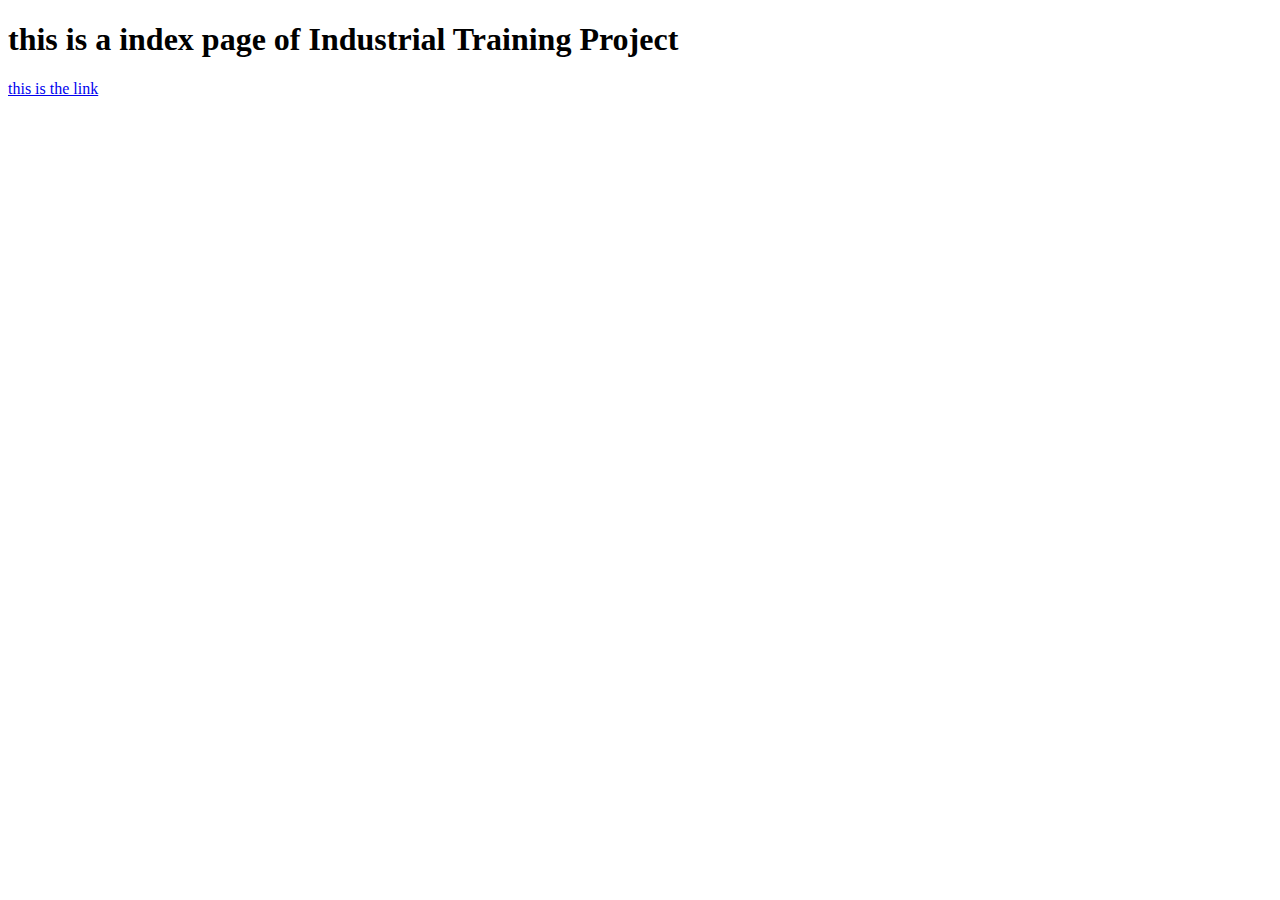
<file: index.html>
<!DOCTYPE html>
<html lang="en">
<head>
    <meta charset="UTF-8">
    <meta name="viewport" content="width=device-width, initial-scale=1.0">
    <title>industrial project</title>
</head>
<body>
    <h1>this is a index page of Industrial Training Project</h1>
    <a href="project/myproject.html">this is the link</a>
    
</body>
</html>
</file>
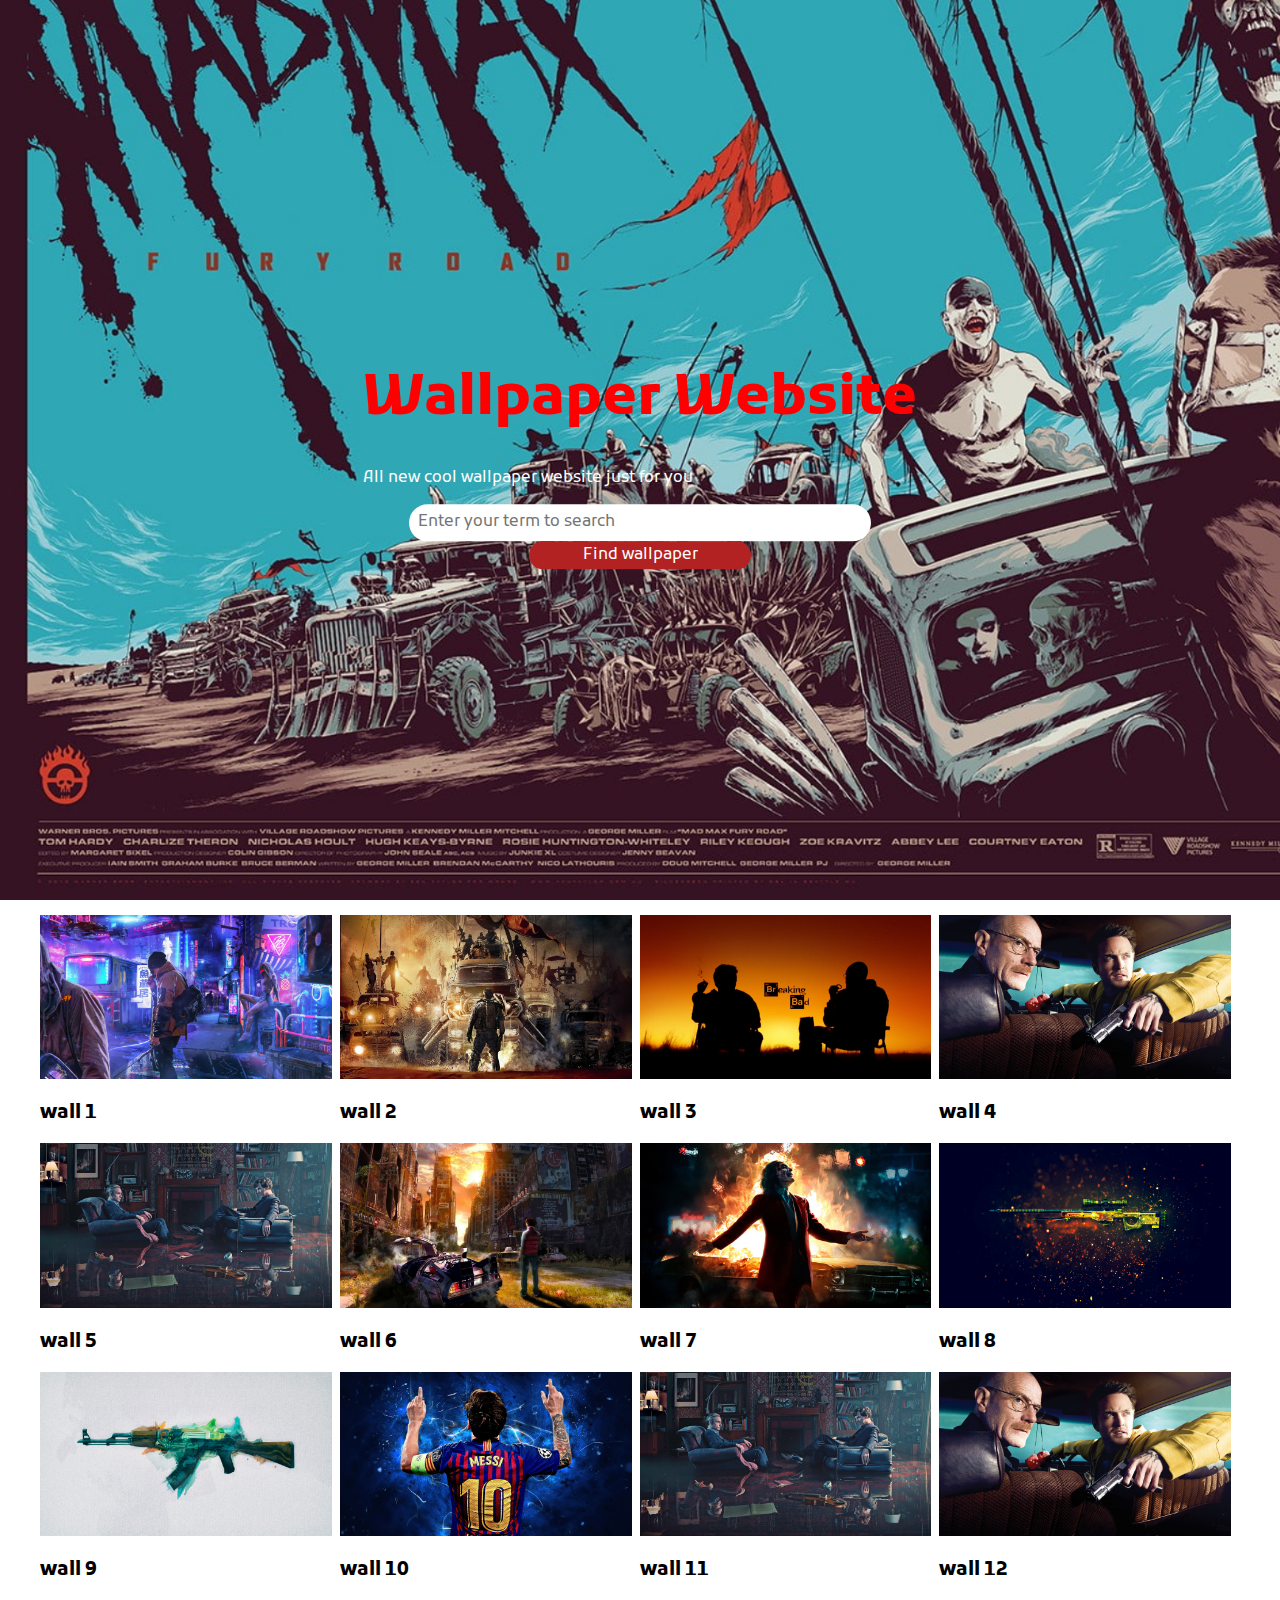
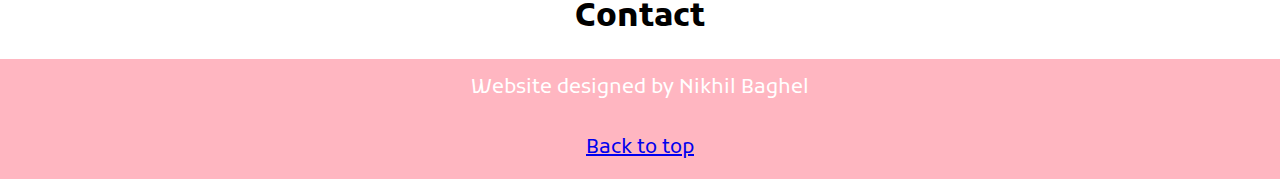
<file: project/myproject.html>
<!DOCTYPE html>
<html lang="en">
<head>
    <meta charset="UTF-8">
    <meta name="viewport" content="width=device-width, initial-scale=1.0">
    <title>Wallpaper Website</title>
    <link rel="stylesheet" href="../css/normalize.css">
    <link href="https://fonts.googleapis.com/css2?family=Kufam&display=swap" rel="stylesheet">
    <link rel="stylesheet" href="../css/myproject.css">
</head>
<body>
    <section id="header" class="im">
        <div class="wrapp">
            <h1>Wallpaper Website</h1>
            <p>All new cool wallpaper website just for you</p>
            <form class="formcode">
                <input class="postcode" type="text" placeholder="Enter your term to search">
                <button type="submit">Find wallpaper</button>
            </form>
        </div>
    </section>
    <section class="im2">
        <div class="ilist">
            <img style="width: 100%;" src="../xz/wallpaperflare.com_wallpaper (1).jpg" alt="">
            <h3>wall 1</h3>
        </div>
        <div class="ilist">
            <img style="width: 100%;" src="../xz/wallpaperflare.com_wallpaper (14).jpg" alt="">
            <h3>wall 2</h3>
        </div>
        <div class="ilist">
            <img style="width: 100%;" src="../xz/wallpaperflare.com_wallpaper (2).jpg" alt="">
            <h3>wall 3</h3>
        </div>
        <div class="ilist">
            <img style="width: 100%;" src="../xz/wallpaperflare.com_wallpaper (3).jpg" alt="">
            <h3>wall 4</h3>
        </div>
    </section>

    <section class="im2">
        <div class="ilist">
            <img style="width: 100%;" src="../xz/wallpaperflare.com_wallpaper (4).jpg" alt="">
            <h3>wall 5</h3>
        </div>
        <div class="ilist">
            <img style="width: 100%;" src="../xz/wallpaperflare.com_wallpaper (7).jpg" alt="">
            <h3>wall 6</h3>
        </div>
        <div class="ilist">
            <img style="width: 100%;" src="../xz/wallpaperflare.com_wallpaper.jpg" alt="">
            <h3>wall 7</h3>
        </div>
        <div class="ilist">
            <img style="width: 100%;" src="../xz/wallpaperflare.com_wallpaper (15).jpg" alt="">
            <h3>wall 8</h3>
        </div>
    </section>

    <section class="im2">
        <div class="ilist">
            <img style="width: 100%;" src="../xz/wallpaperflare.com_wallpaper (16).jpg" alt="">
            <h3>wall 9</h3>
        </div>
        <div class="ilist">
            <img style="width: 100%;" src="../xz/wallpaperflare.com_wallpaper (17).jpg" alt="">
            <h3>wall 10</h3>
        </div>
        <div class="ilist">
            <img style="width: 100%;" src="../xz/wallpaperflare.com_wallpaper (4).jpg" alt="">
            <h3>wall 11</h3>
        </div>
        <div class="ilist">
            <img style="width: 100%;" src="../xz/wallpaperflare.com_wallpaper (3).jpg" alt="">
            <h3>wall 12</h3>
        </div>
    </section>
</div>
<div class="footer">
<h1 style="text-align: center;">Contact</h1>
<div id="sec4" style="font-size: 20px; margin: 0px;">
     Website designed by Nikhil Baghel
</div>
<div id="sec4" style="font-size: 20px;">
<a href="#header">Back to top</a>
</div>
</div>
    
</body>
</html>
</file>
<file: css/myproject.css>
body{
    font-family: 'Kufam', cursive;
}
.im{
    background: url(../xz/wallpaperflare.com_wallpaper\ \(13\).jpg);
    background-size: cover;
    height: 100vh;
}
.wrapp{
    color: white;
    position: absolute;
    top: 50%;
    left: 50%;
    transform: translate(-50%,-50%);
}
.wrapp h1{
    color: red;
    font-size: 3.5rem;
    text-align: center;

}
.formcode{
    text-align: center;
}
.formcode .postcode {
    display: block;
    width: 80%;
    margin-left: auto;
    margin-right: auto;
    border-radius: 2rem;
    padding: 0.6rem;
    border: none;
    outline: none;

}
.formcode button{
    width: 40%;
    display: inline-block;
    margin-left: auto;
    margin-right: auto;
    text-align: center;
    background-color: firebrick;
    color: white;
    padding: 0.3rem;
    border: none;
    border-radius: 1rem;
    

}
.im2{
    margin-top: 15px;
    width: 95%;
    margin-left: auto;
    margin-right: auto;

}
.ilist{
    width: 24%;
    float: left;
    margin-left: 0.5rem;
}
#sec4{
    height: 60px;
    background-color: lightpink;
    color: white;
    font-size: 35px;
    display:flex;
    justify-content: center;
    align-items: center;
}
.footer{
    width: 100%;
    
}
@media(max-width:850px){
    .ilist{
        width: 31%;
        float: left;
        margin-left: 0.5rem;
    }

}
</file>
